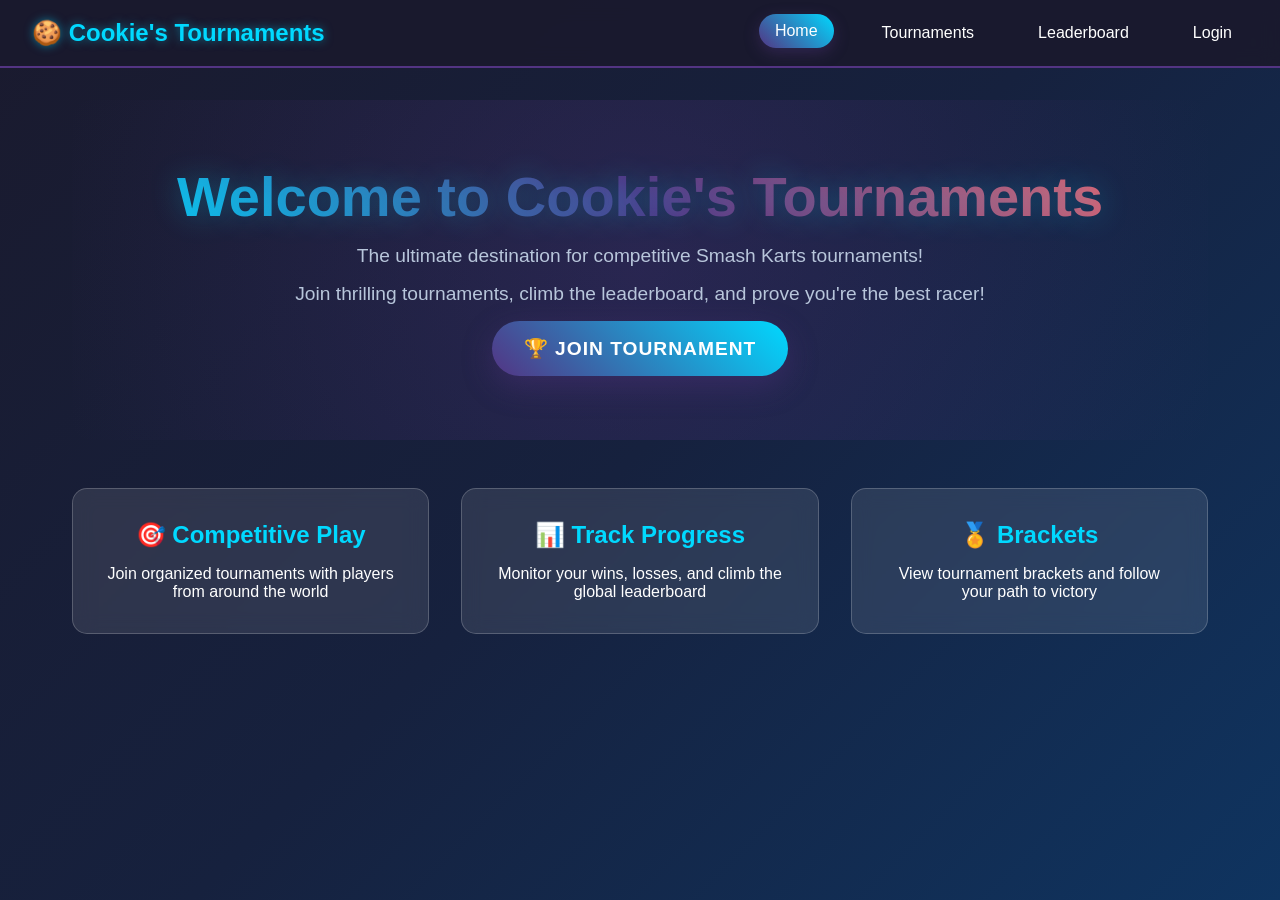
<file: index.html>
<!DOCTYPE html>
<html lang="en">
<head>
    <meta charset="UTF-8">
    <meta name="viewport" content="width=device-width, initial-scale=1.0">
    <title>Cookie's Tournaments - Smash Karts</title>
    <link href="style.css" rel="stylesheet" type="text/css" />
</head>
<body>
    <!-- Navigation -->
    <nav class="navbar">
        <div class="nav-brand">
            <h2>🍪 Cookie's Tournaments</h2>
        </div>
        <div class="nav-links">
            <a href="#" onclick="showPage('home')" class="nav-link active">Home</a>
            <a href="#" onclick="showPage('tournaments')" class="nav-link">Tournaments</a>
            <a href="#" onclick="showPage('leaderboard')" class="nav-link">Leaderboard</a>
            <a href="#" onclick="showPage('profile')" class="nav-link" id="profileLink">Profile</a>
            <a href="#" onclick="showPage('login')" class="nav-link" id="loginLink">Login</a>
            <a href="#" onclick="logout()" class="nav-link hidden" id="logoutLink">Logout</a>
            <a href="admin.html" class="nav-link hidden" id="adminLink">Admin</a>
        </div>
    </nav>

    <!-- Main Content -->
    <div class="container">
        <!-- Home Page -->
        <div id="homePage" class="page active">
            <div class="hero">
                <h1>Welcome to Cookie's Tournaments</h1>
                <p>The ultimate destination for competitive Smash Karts tournaments!</p>
                <p>Join thrilling tournaments, climb the leaderboard, and prove you're the best racer!</p>
                <button class="cta-button" onclick="showPage('tournaments')">🏆 Join Tournament</button>
            </div>
            <div class="features">
                <div class="feature-card">
                    <h3>🎯 Competitive Play</h3>
                    <p>Join organized tournaments with players from around the world</p>
                </div>
                <div class="feature-card">
                    <h3>📊 Track Progress</h3>
                    <p>Monitor your wins, losses, and climb the global leaderboard</p>
                </div>
                <div class="feature-card">
                    <h3>🏅 Brackets</h3>
                    <p>View tournament brackets and follow your path to victory</p>
                </div>
            </div>
        </div>

        <!-- Tournaments Page -->
        <div id="tournamentsPage" class="page">
            <h1>Tournaments</h1>
            <div class="tournaments-filter">
                <button class="filter-btn active" onclick="filterTournaments('all')">All</button>
                <button class="filter-btn" onclick="filterTournaments('upcoming')">Upcoming</button>
                <button class="filter-btn" onclick="filterTournaments('ongoing')">Ongoing</button>
                <button class="filter-btn" onclick="filterTournaments('finished')">Finished</button>
            </div>
            <div id="tournamentsList" class="tournaments-list"></div>
        </div>

        <!-- Leaderboard Page -->
        <div id="leaderboardPage" class="page">
            <h1>Leaderboard</h1>
            <div id="leaderboardList" class="leaderboard-list"></div>
        </div>

        <!-- Profile Page -->
        <div id="profilePage" class="page">
            <h1>My Profile</h1>
            <div id="profileContent" class="profile-content"></div>
        </div>

        <!-- Login Page -->
        <div id="loginPage" class="page">
            <div class="auth-container">
                <h1>Login</h1>
                <form id="loginForm" class="auth-form">
                    <input type="text" id="loginUsername" placeholder="Username" required>
                    <input type="password" id="loginPassword" placeholder="Password" required>
                    <button type="submit">Login</button>
                </form>
                <p>Don't have an account? <a href="#" onclick="showPage('register')">Register here</a></p>
            </div>
        </div>

        <!-- Register Page -->
        <div id="registerPage" class="page">
            <div class="auth-container">
                <h1>Register</h1>
                <form id="registerForm" class="auth-form">
                    <input type="text" id="registerUsername" placeholder="Username" required>
                    <input type="password" id="registerPassword" placeholder="Password" required>
                    <input type="password" id="confirmPassword" placeholder="Confirm Password" required>
                    <button type="submit">Register</button>
                </form>
                <p>Already have an account? <a href="#" onclick="showPage('login')">Login here</a></p>
            </div>
        </div>

        <!-- Admin Panel -->
        <div id="adminPage" class="page">
            <h1>🛠️ Admin Panel</h1>
            <div class="admin-info">
                <p><strong>Welcome, Administrator!</strong></p>
                <small>Manage tournaments, users, and generate brackets from this control panel.</small>
            </div>
            <div class="admin-sections">
                <div class="admin-section">
                    <h3>Add New Tournament</h3>
                    <form id="addTournamentForm" class="admin-form">
                        <input type="text" id="tournamentName" placeholder="Tournament Name" required>
                        <input type="date" id="tournamentDate" required>
                        <select id="maxPlayers" required>
                            <option value="">Max Players</option>
                            <option value="2">2 Players</option>
                            <option value="4">4 Players</option>
                            <option value="8">8 Players</option>
                            <option value="16">16 Players</option>
                        </select>
                        <button type="submit">Add Tournament</button>
                    </form>
                </div>
                <div class="admin-section">
                    <h3>Manage Tournaments</h3>
                    <div id="adminTournamentsList"></div>
                </div>
                <div class="admin-section">
                    <h3>Registered Users</h3>
                    <div id="adminUsersList"></div>
                </div>
            </div>
        </div>

        <!-- Toast Notifications -->
        <div id="toastContainer" class="toast-container"></div>

        <!-- Loading Indicator -->
        <div id="loadingIndicator" class="loading-indicator hidden">
            <div class="spinner"></div>
            <p>Loading...</p>
        </div>

        <!-- Tournament Bracket Modal -->
        <div id="bracketModal" class="modal">
            <div class="modal-content">
                <span class="close" onclick="closeBracketModal()">&times;</span>
                <h2 id="bracketTitle">Tournament Bracket</h2>
                <div id="bracketContent"></div>
            </div>
        </div>
    </div>

    <script src="script.js"></script>
    <script src="users.js"></script>
    <script src="tournaments.js"></script>
</body>
</html>
</file>
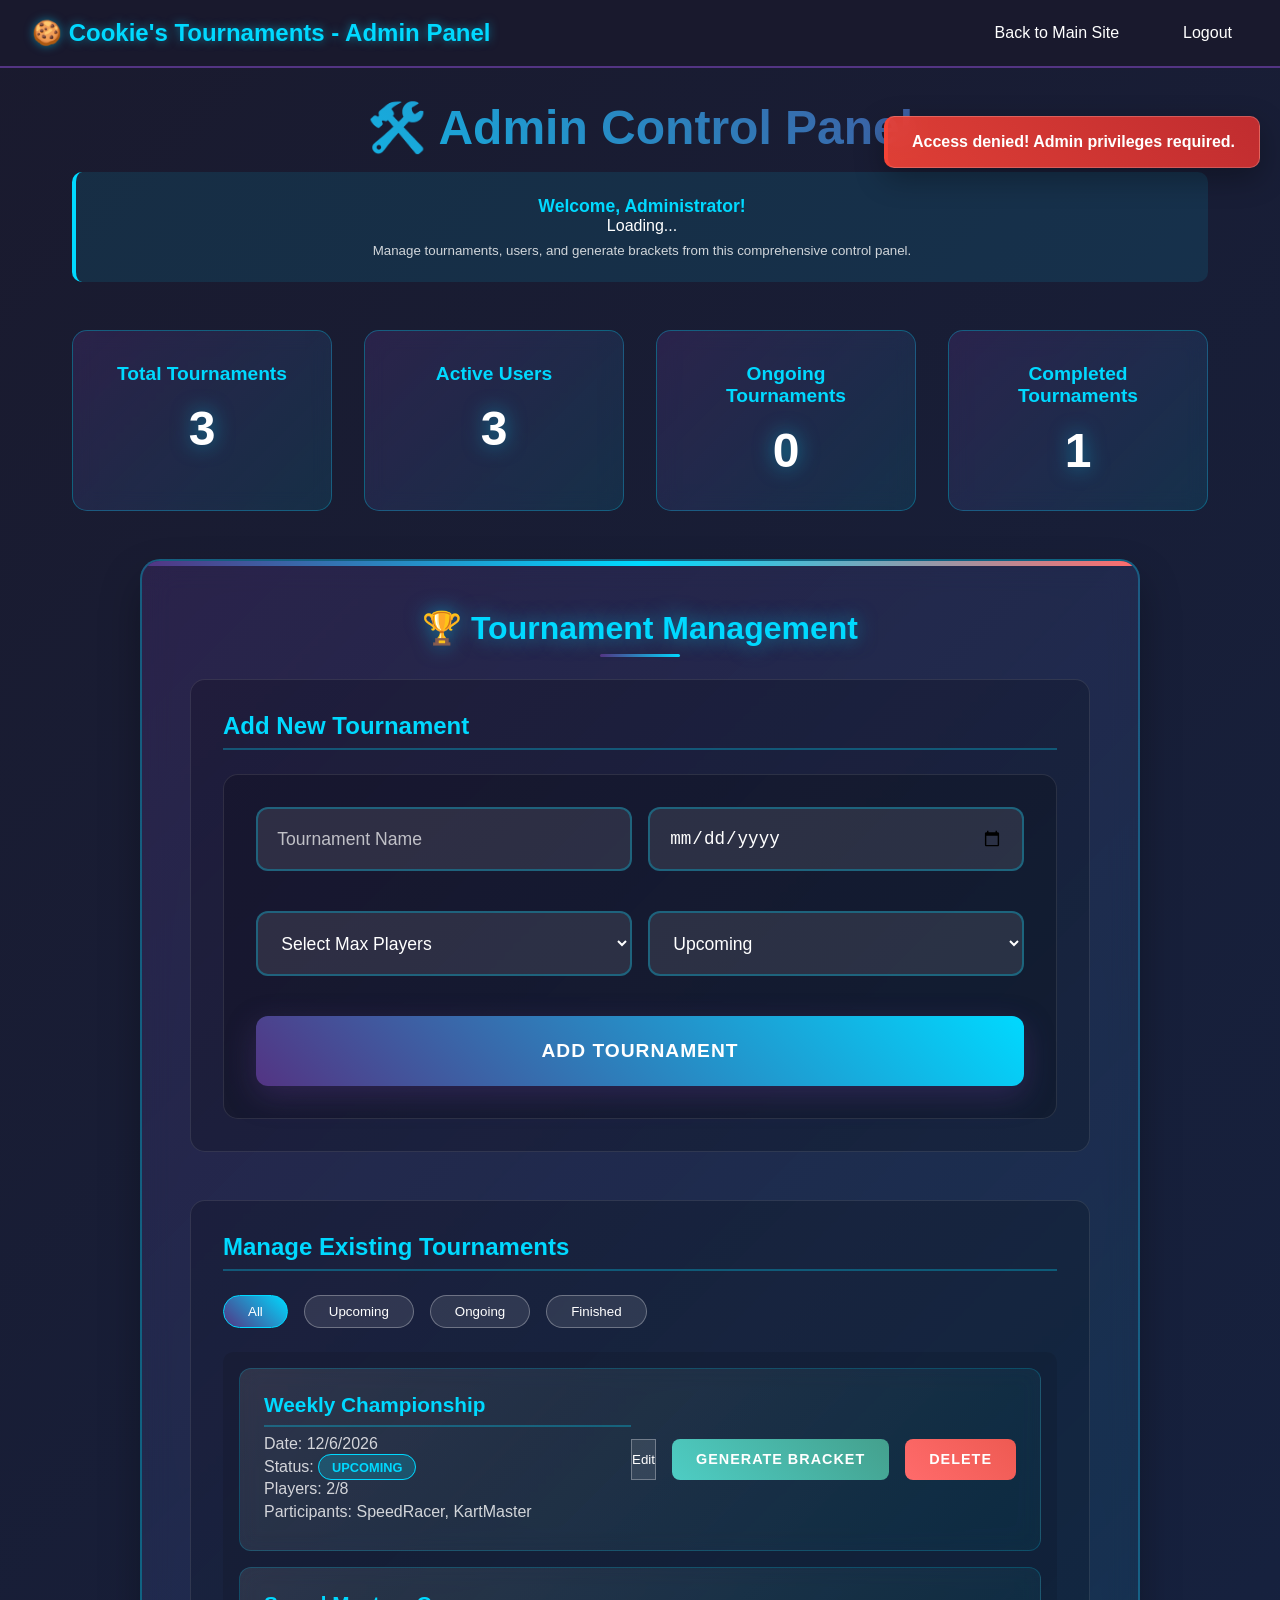
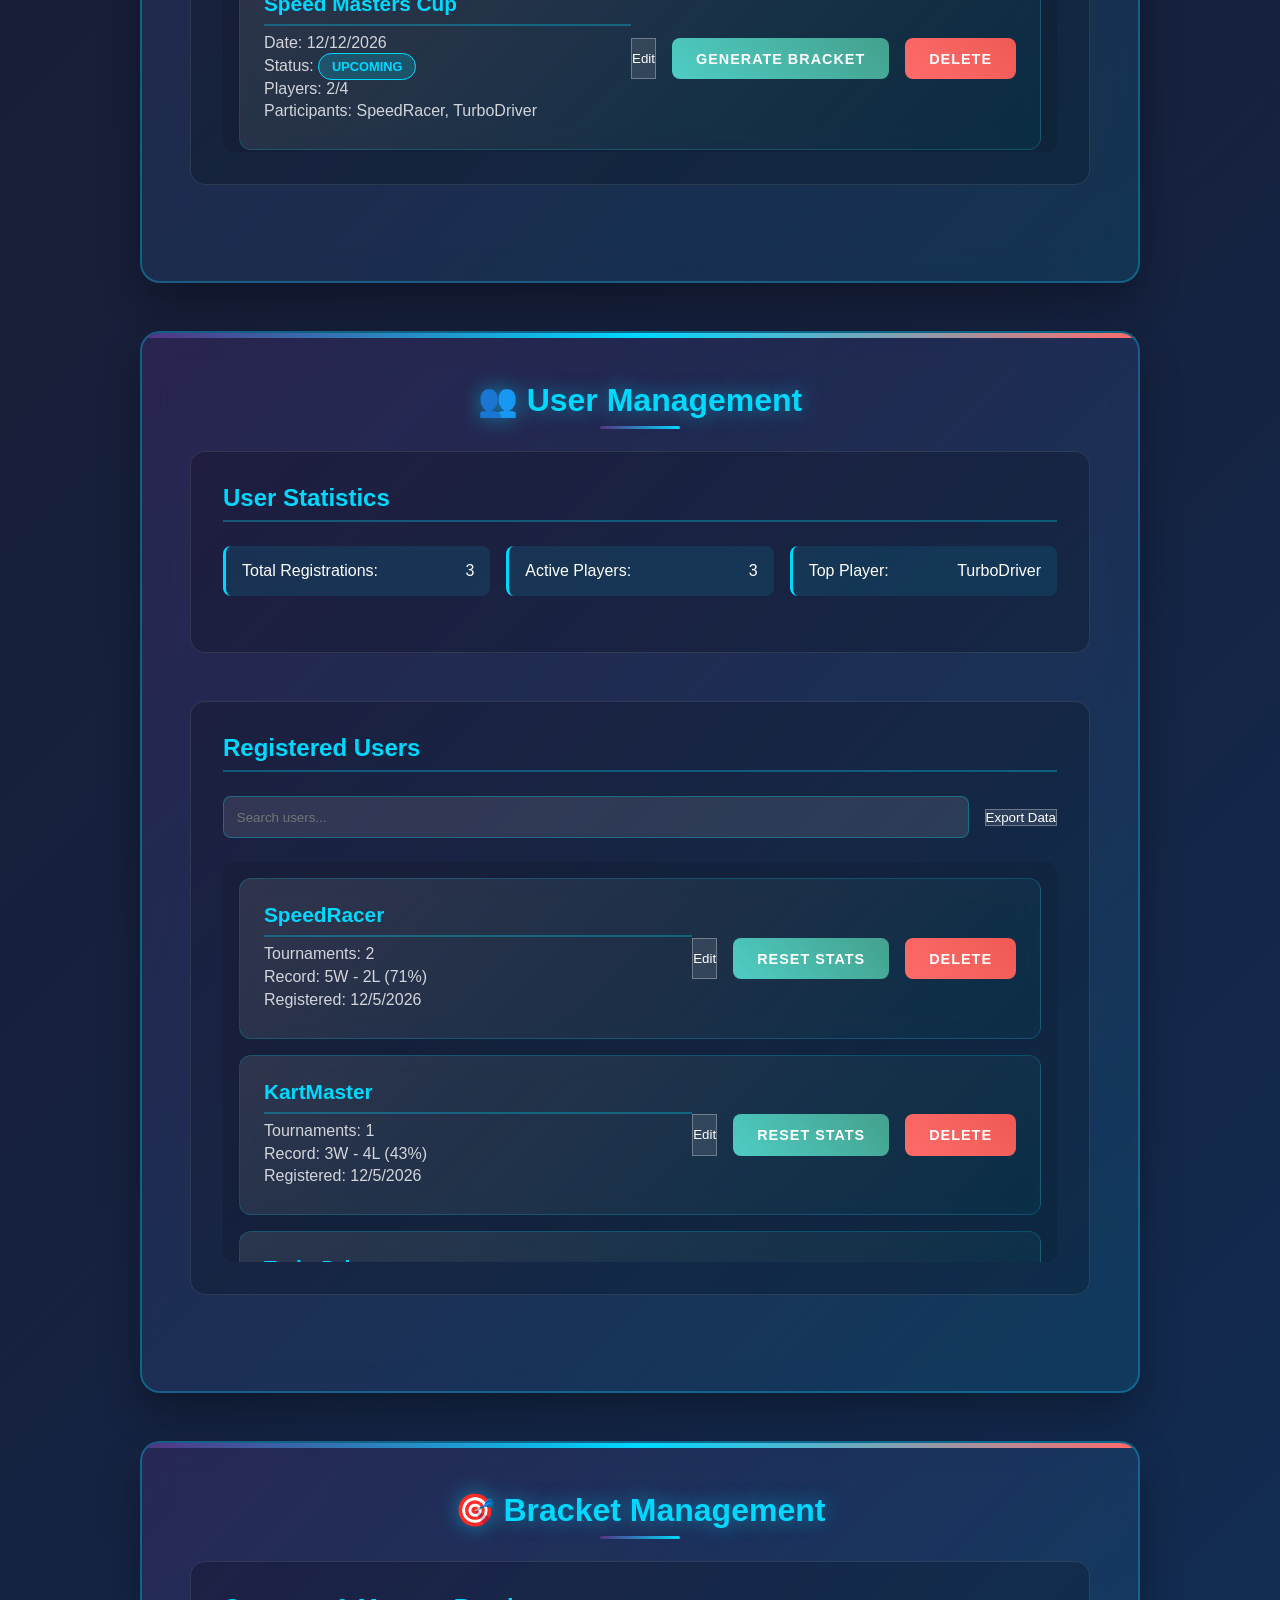
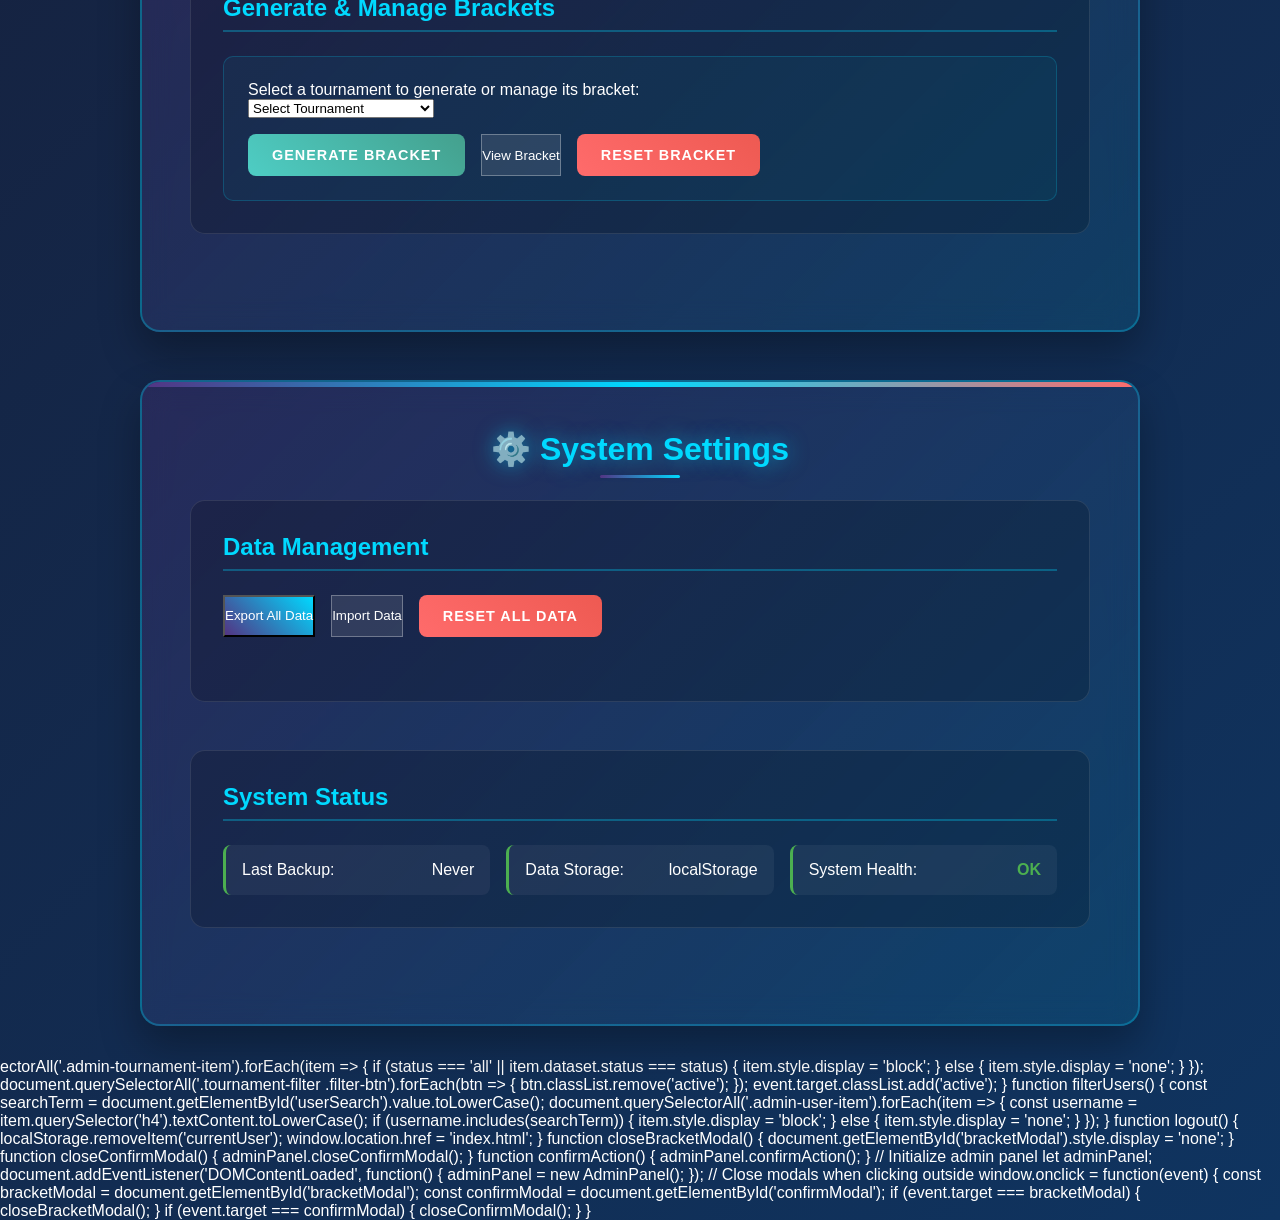
<file: admin.html>
<!DOCTYPE html>
<html lang="en">
<head>
    <meta charset="UTF-8">
    <meta name="viewport" content="width=device-width, initial-scale=1.0">
    <title>Admin Panel - Cookie's Tournaments</title>
    <link href="style.css" rel="stylesheet" type="text/css" />
</head>
<body>
    <!-- Navigation -->
    <nav class="navbar">
        <div class="nav-brand">
            <h2>🍪 Cookie's Tournaments - Admin Panel</h2>
        </div>
        <div class="nav-links">
            <a href="index.html" class="nav-link">Back to Main Site</a>
            <a href="#" onclick="logout()" class="nav-link" id="logoutLink">Logout</a>
        </div>
    </nav>

    <!-- Main Content -->
    <div class="container">
        <div class="admin-header">
            <h1>🛠️ Admin Control Panel</h1>
            <div class="admin-info">
                <p><strong>Welcome, Administrator!</strong></p>
                <p id="adminUsername">Loading...</p>
                <small>Manage tournaments, users, and generate brackets from this comprehensive control panel.</small>
            </div>
        </div>

        <!-- Admin Dashboard Stats -->
        <div class="admin-stats">
            <div class="stat-card">
                <h3>Total Tournaments</h3>
                <div class="stat-number" id="totalTournaments">0</div>
            </div>
            <div class="stat-card">
                <h3>Active Users</h3>
                <div class="stat-number" id="totalUsers">0</div>
            </div>
            <div class="stat-card">
                <h3>Ongoing Tournaments</h3>
                <div class="stat-number" id="ongoingTournaments">0</div>
            </div>
            <div class="stat-card">
                <h3>Completed Tournaments</h3>
                <div class="stat-number" id="completedTournaments">0</div>
            </div>
        </div>

        <!-- Admin Sections -->
        <div class="admin-sections">
            <!-- Tournament Management -->
            <div class="admin-section">
                <h3>🏆 Tournament Management</h3>
                
                <!-- Add New Tournament -->
                <div class="admin-subsection">
                    <h4>Add New Tournament</h4>
                    <form id="addTournamentForm" class="admin-form">
                        <div class="form-row">
                            <input type="text" id="tournamentName" placeholder="Tournament Name" required>
                            <input type="date" id="tournamentDate" required>
                        </div>
                        <div class="form-row">
                            <select id="maxPlayers" required>
                                <option value="">Select Max Players</option>
                                <option value="2">2 Players</option>
                                <option value="4">4 Players</option>
                                <option value="8">8 Players</option>
                                <option value="16">16 Players</option>
                            </select>
                            <select id="tournamentStatus">
                                <option value="upcoming">Upcoming</option>
                                <option value="ongoing">Ongoing</option>
                                <option value="finished">Finished</option>
                            </select>
                        </div>
                        <button type="submit" class="btn-primary">Add Tournament</button>
                    </form>
                </div>

                <!-- Manage Existing Tournaments -->
                <div class="admin-subsection">
                    <h4>Manage Existing Tournaments</h4>
                    <div class="tournament-filter">
                        <button class="filter-btn active" onclick="filterAdminTournaments('all')">All</button>
                        <button class="filter-btn" onclick="filterAdminTournaments('upcoming')">Upcoming</button>
                        <button class="filter-btn" onclick="filterAdminTournaments('ongoing')">Ongoing</button>
                        <button class="filter-btn" onclick="filterAdminTournaments('finished')">Finished</button>
                    </div>
                    <div id="adminTournamentsList" class="admin-list"></div>
                </div>
            </div>

            <!-- User Management -->
            <div class="admin-section">
                <h3>👥 User Management</h3>
                
                <!-- User Stats -->
                <div class="admin-subsection">
                    <h4>User Statistics</h4>
                    <div class="user-stats">
                        <div class="stat-item">
                            <span>Total Registrations:</span>
                            <span id="totalRegistrations">0</span>
                        </div>
                        <div class="stat-item">
                            <span>Active Players:</span>
                            <span id="activePlayers">0</span>
                        </div>
                        <div class="stat-item">
                            <span>Top Player:</span>
                            <span id="topPlayer">-</span>
                        </div>
                    </div>
                </div>

                <!-- Manage Users -->
                <div class="admin-subsection">
                    <h4>Registered Users</h4>
                    <div class="user-controls">
                        <input type="text" id="userSearch" placeholder="Search users..." onkeyup="filterUsers()">
                        <button onclick="exportUserData()" class="btn-secondary">Export Data</button>
                    </div>
                    <div id="adminUsersList" class="admin-list"></div>
                </div>
            </div>

            <!-- Bracket Management -->
            <div class="admin-section">
                <h3>🎯 Bracket Management</h3>
                
                <div class="admin-subsection">
                    <h4>Generate & Manage Brackets</h4>
                    <div id="bracketManagement" class="bracket-management">
                        <p>Select a tournament to generate or manage its bracket:</p>
                        <select id="bracketTournamentSelect">
                            <option value="">Select Tournament</option>
                        </select>
                        <div class="bracket-actions">
                            <button onclick="generateBracket()" class="btn-generate">Generate Bracket</button>
                            <button onclick="viewBracket()" class="btn-secondary">View Bracket</button>
                            <button onclick="resetBracket()" class="btn-danger">Reset Bracket</button>
                        </div>
                    </div>
                </div>
            </div>

            <!-- System Settings -->
            <div class="admin-section">
                <h3>⚙️ System Settings</h3>
                
                <div class="admin-subsection">
                    <h4>Data Management</h4>
                    <div class="data-actions">
                        <button onclick="exportAllData()" class="btn-primary">Export All Data</button>
                        <button onclick="importData()" class="btn-secondary">Import Data</button>
                        <button onclick="resetAllData()" class="btn-danger">Reset All Data</button>
                    </div>
                    <input type="file" id="importFile" accept=".json" style="display: none;">
                </div>

                <div class="admin-subsection">
                    <h4>System Status</h4>
                    <div class="system-status">
                        <div class="status-item">
                            <span>Last Backup:</span>
                            <span id="lastBackup">Never</span>
                        </div>
                        <div class="status-item">
                            <span>Data Storage:</span>
                            <span id="dataStorage">localStorage</span>
                        </div>
                        <div class="status-item">
                            <span>System Health:</span>
                            <span id="systemHealth" class="status-ok">OK</span>
                        </div>
                    </div>
                </div>
            </div>
        </div>
    </div>

    <!-- Tournament Bracket Modal -->
    <div id="bracketModal" class="modal">
        <div class="modal-content">
            <span class="close" onclick="closeBracketModal()">&times;</span>
            <h2 id="bracketTitle">Tournament Bracket</h2>
            <div id="bracketContent"></div>
        </div>
    </div>

    <!-- Confirmation Modal -->
    <div id="confirmModal" class="modal">
        <div class="modal-content">
            <h3>Confirm Action</h3>
            <p id="confirmMessage"></p>
            <div class="modal-actions">
                <button onclick="confirmAction()" class="btn-danger">Confirm</button>
                <button onclick="closeConfirmModal()" class="btn-secondary">Cancel</button>
            </div>
        </div>
    </div>

    <!-- Toast Notifications -->
    <div id="toastContainer" class="toast-container"></div>

    <script>
        // Load shared script for DataSync
        const script = document.createElement('script');
        script.src = 'script.js';
        document.head.appendChild(script);
        
        const usersScript = document.createElement('script');
        usersScript.src = 'users.js';
        document.head.appendChild(usersScript);
        
        const tournamentsScript = document.createElement('script');
        tournamentsScript.src = 'tournaments.js';
        document.head.appendChild(tournamentsScript);

        // Admin Panel JavaScript
        class AdminPanel {
            constructor() {
                this.currentUser = null;
                this.users = [];
                this.tournaments = [];
                this.currentAction = null;
                this.dataSync = null;
                this.init();
            }

            init() {
                // Wait for DataSync to be available
                setTimeout(() => {
                    this.dataSync = DataSync.getInstance();
                    this.loadData();
                    this.setupDataSync();
                    this.checkAdminAccess();
                    this.setupEventListeners();
                    this.loadDashboard();
                }, 100);
            }

            setupDataSync() {
                this.dataSync.subscribe((event, key, value) => {
                    if (event === 'dataChanged') {
                        this.handleDataSync(key, value);
                    }
                });
            }
            
            handleDataSync(key, value) {
                const data = value ? JSON.parse(value) : null;
                
                switch(key) {
                    case this.dataSync.storageKeys.users:
                        this.users = data || [];
                        this.loadUsers();
                        this.updateStats();
                        break;
                    case this.dataSync.storageKeys.tournaments:
                        this.tournaments = data || [];
                        this.loadTournaments();
                        this.loadBracketTournaments();
                        this.updateStats();
                        break;
                    case this.dataSync.storageKeys.currentUser:
                        this.currentUser = data;
                        break;
                }
            }

            loadData() {
                this.users = this.dataSync.load(this.dataSync.storageKeys.users) || [];
                this.tournaments = this.dataSync.load(this.dataSync.storageKeys.tournaments) || [];
                this.currentUser = this.dataSync.load(this.dataSync.storageKeys.currentUser);
            }

            checkAdminAccess() {
                if (!this.currentUser || !this.currentUser.isAdmin) {
                    this.showMessage('Access denied! Admin privileges required.', 'error');
                    setTimeout(() => {
                        window.location.href = 'index.html';
                    }, 2000);
                    return;
                }
                document.getElementById('adminUsername').textContent = this.currentUser.username;
            }

            setupEventListeners() {
                document.getElementById('addTournamentForm').addEventListener('submit', (e) => {
                    e.preventDefault();
                    this.handleAddTournament();
                });

                document.getElementById('importFile').addEventListener('change', (e) => {
                    this.handleImportData(e);
                });
            }

            loadDashboard() {
                this.updateStats();
                this.loadTournaments();
                this.loadUsers();
                this.loadBracketTournaments();
            }

            updateStats() {
                const totalTournaments = this.tournaments.length;
                const totalUsers = this.users.filter(u => !u.isAdmin).length;
                const ongoingTournaments = this.tournaments.filter(t => t.status === 'ongoing').length;
                const completedTournaments = this.tournaments.filter(t => t.status === 'finished').length;

                document.getElementById('totalTournaments').textContent = totalTournaments;
                document.getElementById('totalUsers').textContent = totalUsers;
                document.getElementById('ongoingTournaments').textContent = ongoingTournaments;
                document.getElementById('completedTournaments').textContent = completedTournaments;

                // User stats
                document.getElementById('totalRegistrations').textContent = totalUsers;
                document.getElementById('activePlayers').textContent = this.users.filter(u => !u.isAdmin && u.joinedTournaments.length > 0).length;
                
                const topPlayer = this.users.filter(u => !u.isAdmin).sort((a, b) => b.wins - a.wins)[0];
                document.getElementById('topPlayer').textContent = topPlayer ? topPlayer.username : 'None';
            }

            loadTournaments() {
                const list = document.getElementById('adminTournamentsList');
                list.innerHTML = '';

                this.tournaments.forEach(tournament => {
                    const item = document.createElement('div');
                    item.className = 'admin-tournament-item';
                    item.dataset.status = tournament.status;
                    
                    const playerNames = tournament.players.map(playerId => {
                        const user = this.users.find(u => u.id === playerId);
                        return user ? user.username : 'Unknown';
                    });

                    item.innerHTML = `
                        <div class="tournament-info">
                            <h4>${tournament.name}</h4>
                            <p>Date: ${new Date(tournament.date).toLocaleDateString()}</p>
                            <p>Status: <span class="status-badge status-${tournament.status}">${tournament.status}</span></p>
                            <p>Players: ${tournament.players.length}/${tournament.maxPlayers}</p>
                            <p>Participants: ${playerNames.join(', ') || 'None'}</p>
                        </div>
                        <div class="admin-actions">
                            <button onclick="adminPanel.editTournament(${tournament.id})" class="btn-secondary">Edit</button>
                            ${tournament.players.length >= 2 && !tournament.bracketHTML ? 
                                `<button onclick="adminPanel.generateTournamentBracket(${tournament.id})" class="btn-generate">Generate Bracket</button>` : 
                                ''
                            }
                            ${tournament.bracketHTML ? 
                                `<button onclick="adminPanel.viewTournamentBracket(${tournament.id})" class="btn-secondary">View Bracket</button>` : 
                                ''
                            }
                            <button onclick="adminPanel.deleteTournament(${tournament.id})" class="btn-danger">Delete</button>
                        </div>
                    `;

                    list.appendChild(item);
                });
            }

            loadUsers() {
                const list = document.getElementById('adminUsersList');
                list.innerHTML = '';

                this.users.filter(u => !u.isAdmin).forEach(user => {
                    const item = document.createElement('div');
                    item.className = 'admin-user-item';

                    const winRate = user.wins + user.losses > 0 ? 
                        Math.round((user.wins / (user.wins + user.losses)) * 100) : 0;

                    item.innerHTML = `
                        <div class="user-info">
                            <h4>${user.username}</h4>
                            <p>Tournaments: ${user.joinedTournaments.length}</p>
                            <p>Record: ${user.wins}W - ${user.losses}L (${winRate}%)</p>
                            <p>Registered: ${new Date().toLocaleDateString()}</p>
                        </div>
                        <div class="admin-actions">
                            <button onclick="adminPanel.editUser(${user.id})" class="btn-secondary">Edit</button>
                            <button onclick="adminPanel.resetUserStats(${user.id})" class="btn-generate">Reset Stats</button>
                            <button onclick="adminPanel.deleteUser(${user.id})" class="btn-danger">Delete</button>
                        </div>
                    `;

                    list.appendChild(item);
                });
            }

            loadBracketTournaments() {
                const select = document.getElementById('bracketTournamentSelect');
                select.innerHTML = '<option value="">Select Tournament</option>';

                this.tournaments.forEach(tournament => {
                    const option = document.createElement('option');
                    option.value = tournament.id;
                    option.textContent = `${tournament.name} (${tournament.players.length}/${tournament.maxPlayers})`;
                    select.appendChild(option);
                });
            }

            handleAddTournament() {
                const name = document.getElementById('tournamentName').value;
                const date = document.getElementById('tournamentDate').value;
                const maxPlayers = parseInt(document.getElementById('maxPlayers').value);
                const status = document.getElementById('tournamentStatus').value;

                if (!name || !date || !maxPlayers) {
                    this.showMessage('Please fill in all required fields!', 'error');
                    return;
                }

                const newTournament = {
                    id: Date.now(),
                    name,
                    date,
                    maxPlayers,
                    status,
                    players: [],
                    bracketHTML: ''
                };

                this.tournaments.push(newTournament);
                this.saveData();
                this.loadDashboard();
                document.getElementById('addTournamentForm').reset();
                this.showMessage('Tournament added successfully!', 'success');
            }

            generateTournamentBracket(tournamentId) {
                const tournament = this.tournaments.find(t => t.id === tournamentId);
                if (!tournament) return;

                const playerNames = tournament.players.map(playerId => {
                    const user = this.users.find(u => u.id === playerId);
                    return user ? user.username : 'Unknown';
                });

                tournament.bracketHTML = this.generateBracket(playerNames);
                this.saveData();
                this.loadTournaments();
                this.showMessage('Bracket generated successfully!', 'success');
            }

            generateBracket(players) {
                if (players.length < 2) {
                    return '<p>Not enough players for a bracket.</p>';
                }

                const targetSize = Math.pow(2, Math.ceil(Math.log2(players.length)));
                while (players.length < targetSize) {
                    players.push('TBD');
                }

                let html = '<div class="bracket">';
                const rounds = Math.log2(targetSize);
                
                for (let round = 0; round < rounds; round++) {
                    html += '<div class="bracket-round">';
                    html += `<div class="round-title">Round ${round + 1}</div>`;
                    
                    const matchesInRound = Math.pow(2, rounds - round - 1);
                    
                    for (let match = 0; match < matchesInRound; match++) {
                        const matchId = `r${round}m${match}`;
                        html += `<div class="bracket-match" data-match-id="${matchId}">`;
                        
                        if (round === 0) {
                            const player1 = players[match * 2] || 'TBD';
                            const player2 = players[match * 2 + 1] || 'TBD';
                            html += `
                                <div class="bracket-player selectable" onclick="adminPanel.selectWinner('${matchId}', '${player1}')">${player1}</div>
                                <div class="bracket-vs">VS</div>
                                <div class="bracket-player selectable" onclick="adminPanel.selectWinner('${matchId}', '${player2}')">${player2}</div>
                            `;
                        } else {
                            html += `
                                <div class="bracket-player">TBD</div>
                                <div class="bracket-vs">VS</div>
                                <div class="bracket-player">TBD</div>
                            `;
                        }
                        
                        html += '</div>';
                    }
                    html += '</div>';
                }
                
                html += '</div>';
                return html;
            }

            selectWinner(matchId, winner) {
                const modal = document.getElementById('bracketModal');
                const currentMatch = modal.querySelector(`[data-match-id="${matchId}"]`);
                if (!currentMatch) return;

                const players = currentMatch.querySelectorAll('.bracket-player');
                players.forEach(player => {
                    player.classList.remove('winner', 'selectable');
                    if (player.textContent === winner) {
                        player.classList.add('winner');
                    }
                });

                // Advance to next round logic
                const roundMatch = matchId.match(/r(\d+)m(\d+)/);
                const round = parseInt(roundMatch[1]);
                const matchIndex = parseInt(roundMatch[2]);
                
                const nextRound = round + 1;
                const nextMatchIndex = Math.floor(matchIndex / 2);
                const nextMatchId = `r${nextRound}m${nextMatchIndex}`;
                const nextMatch = modal.querySelector(`[data-match-id="${nextMatchId}"]`);
                
                if (nextMatch) {
                    const nextPlayers = nextMatch.querySelectorAll('.bracket-player');
                    const playerPosition = matchIndex % 2;
                    
                    if (nextPlayers[playerPosition]) {
                        nextPlayers[playerPosition].textContent = winner;
                        
                        if (nextPlayers[0].textContent !== 'TBD' && nextPlayers[1].textContent !== 'TBD') {
                            nextPlayers.forEach(player => {
                                player.classList.add('selectable');
                                const playerName = player.textContent;
                                player.setAttribute('onclick', `adminPanel.selectWinner('${nextMatchId}', '${playerName}')`);
                            });
                        }
                    }
                }

                this.showMessage(`${winner} advances to the next round!`, 'success');
            }

            viewTournamentBracket(tournamentId) {
                const tournament = this.tournaments.find(t => t.id === tournamentId);
                if (!tournament) return;

                const modal = document.getElementById('bracketModal');
                const title = document.getElementById('bracketTitle');
                const content = document.getElementById('bracketContent');

                title.textContent = `${tournament.name} - Bracket`;
                content.innerHTML = tournament.bracketHTML || '<p>No bracket generated yet.</p>';
                modal.style.display = 'block';
            }

            deleteTournament(tournamentId) {
                this.showConfirmModal('Are you sure you want to delete this tournament?', () => {
                    this.tournaments = this.tournaments.filter(t => t.id !== tournamentId);
                    this.users.forEach(user => {
                        user.joinedTournaments = user.joinedTournaments.filter(id => id !== tournamentId);
                    });
                    this.saveData();
                    this.loadDashboard();
                    this.showMessage('Tournament deleted successfully!', 'success');
                });
            }

            deleteUser(userId) {
                this.showConfirmModal('Are you sure you want to delete this user?', () => {
                    this.users = this.users.filter(u => u.id !== userId);
                    this.tournaments.forEach(tournament => {
                        tournament.players = tournament.players.filter(id => id !== userId);
                    });
                    this.saveData();
                    this.loadDashboard();
                    this.showMessage('User deleted successfully!', 'success');
                });
            }

            exportAllData() {
                const data = this.dataSync.export();
                const blob = new Blob([JSON.stringify(data, null, 2)], { type: 'application/json' });
                const url = URL.createObjectURL(blob);
                const a = document.createElement('a');
                a.href = url;
                a.download = `tournament-data-${new Date().toISOString().split('T')[0]}.json`;
                a.click();
                URL.revokeObjectURL(url);
                
                this.showMessage('Data exported successfully!', 'success');
            }
            
            importData() {
                document.getElementById('importFile').click();
            }
            
            handleImportData(event) {
                const file = event.target.files[0];
                if (!file) return;
                
                const reader = new FileReader();
                reader.onload = (e) => {
                    try {
                        const data = JSON.parse(e.target.result);
                        this.dataSync.import(data);
                        this.loadData();
                        this.loadDashboard();
                        this.showMessage('Data imported successfully!', 'success');
                    } catch (error) {
                        this.showMessage('Invalid file format!', 'error');
                    }
                };
                reader.readAsText(file);
            }

            resetAllData() {
                this.showConfirmModal('Are you sure you want to reset ALL data? This cannot be undone!', () => {
                    this.dataSync.clear();
                    window.location.reload();
                });
            }

            saveData() {
                this.dataSync.save(this.dataSync.storageKeys.users, this.users);
                this.dataSync.save(this.dataSync.storageKeys.tournaments, this.tournaments);
                if (this.currentUser) {
                    this.dataSync.save(this.dataSync.storageKeys.currentUser, this.currentUser);
                }
            }

            showMessage(message, type) {
                const toast = document.createElement('div');
                toast.className = `toast ${type}`;
                toast.textContent = message;
                document.getElementById('toastContainer').appendChild(toast);

                setTimeout(() => {
                    toast.remove();
                }, 3000);
            }

            showConfirmModal(message, callback) {
                document.getElementById('confirmMessage').textContent = message;
                document.getElementById('confirmModal').style.display = 'block';
                this.currentAction = callback;
            }

            confirmAction() {
                if (this.currentAction) {
                    this.currentAction();
                    this.currentAction = null;
                }
                this.closeConfirmModal();
            }

            closeConfirmModal() {
                document.getElementById('confirmModal').style.display = 'none';
                this.currentAction = null;
            }
        }

        // Global functions
        function filterAdminTournaments(status) {
            document.querySelectorAll('.filter-btn').forEach(btn => {
                btn.classList.remove('active');
            });
            event.target.classList.add('active');

            const tournamentCards = document.querySelectorAll('.admin-tournament-item');
            tournamentCards.forEach(card => {
                const statusElement = card.querySelector('[data-status]');
                if (status === 'all' || (statusElement && statusElement.dataset.status === status)) {
                    card.style.display = 'block';
                } else {
                    card.style.display = 'none';
                }
            });
        }

        // Initialize admin panel
        document.addEventListener('DOMContentLoaded', function() {
            window.adminPanel = new AdminPanel();
        });
    </script>
</body>
</html>ectorAll('.admin-tournament-item').forEach(item => {
                if (status === 'all' || item.dataset.status === status) {
                    item.style.display = 'block';
                } else {
                    item.style.display = 'none';
                }
            });

            document.querySelectorAll('.tournament-filter .filter-btn').forEach(btn => {
                btn.classList.remove('active');
            });
            event.target.classList.add('active');
        }

        function filterUsers() {
            const searchTerm = document.getElementById('userSearch').value.toLowerCase();
            document.querySelectorAll('.admin-user-item').forEach(item => {
                const username = item.querySelector('h4').textContent.toLowerCase();
                if (username.includes(searchTerm)) {
                    item.style.display = 'block';
                } else {
                    item.style.display = 'none';
                }
            });
        }

        function logout() {
            localStorage.removeItem('currentUser');
            window.location.href = 'index.html';
        }

        function closeBracketModal() {
            document.getElementById('bracketModal').style.display = 'none';
        }

        function closeConfirmModal() {
            adminPanel.closeConfirmModal();
        }

        function confirmAction() {
            adminPanel.confirmAction();
        }

        // Initialize admin panel
        let adminPanel;
        document.addEventListener('DOMContentLoaded', function() {
            adminPanel = new AdminPanel();
        });

        // Close modals when clicking outside
        window.onclick = function(event) {
            const bracketModal = document.getElementById('bracketModal');
            const confirmModal = document.getElementById('confirmModal');
            
            if (event.target === bracketModal) {
                closeBracketModal();
            }
            if (event.target === confirmModal) {
                closeConfirmModal();
            }
        }
    </script>
</body>
</html>
</file>
<file: style.css>
/* Reset and Base Styles */
* {
    margin: 0;
    padding: 0;
    box-sizing: border-box;
}

body {
    font-family: 'Segoe UI', Tahoma, Geneva, Verdana, sans-serif;
    background: linear-gradient(135deg, #1a1a2e, #16213e, #0f3460);
    color: #ffffff;
    min-height: 100vh;
    overflow-x: hidden;
}

/* Navigation */
.navbar {
    background: rgba(26, 26, 46, 0.95);
    backdrop-filter: blur(10px);
    padding: 1rem 2rem;
    display: flex;
    justify-content: space-between;
    align-items: center;
    position: sticky;
    top: 0;
    z-index: 1000;
    border-bottom: 2px solid #533483;
}

.nav-brand h2 {
    color: #00d9ff;
    text-shadow: 0 0 10px rgba(0, 217, 255, 0.5);
}

.nav-links {
    display: flex;
    gap: 2rem;
}

.nav-link {
    color: #ffffff;
    text-decoration: none;
    padding: 0.5rem 1rem;
    border-radius: 25px;
    transition: all 0.3s ease;
    position: relative;
    overflow: hidden;
}

.nav-link:hover,
.nav-link.active {
    background: linear-gradient(45deg, #533483, #00d9ff);
    transform: translateY(-2px);
    box-shadow: 0 5px 15px rgba(83, 52, 131, 0.4);
}

.nav-link::before {
    content: '';
    position: absolute;
    top: 0;
    left: -100%;
    width: 100%;
    height: 100%;
    background: linear-gradient(90deg, transparent, rgba(255, 255, 255, 0.2), transparent);
    transition: left 0.5s;
}

.nav-link:hover::before {
    left: 100%;
}

/* Container and Layout */
.container {
    max-width: 1200px;
    margin: 0 auto;
    padding: 2rem;
}

.page {
    display: none;
    animation: fadeIn 0.5s ease-in;
}

.page.active {
    display: block;
}

.hidden {
    display: none !important;
}

@keyframes fadeIn {
    from { opacity: 0; transform: translateY(20px); }
    to { opacity: 1; transform: translateY(0); }
}

/* Home Page */
.hero {
    text-align: center;
    padding: 4rem 0;
    background: radial-gradient(circle at center, rgba(83, 52, 131, 0.3), transparent);
    border-radius: 20px;
    margin-bottom: 3rem;
}

.hero h1 {
    font-size: 3.5rem;
    margin-bottom: 1rem;
    background: linear-gradient(45deg, #00d9ff, #533483, #ff6b6b);
    background-clip: text;
    -webkit-background-clip: text;
    -webkit-text-fill-color: transparent;
    text-shadow: 0 0 30px rgba(0, 217, 255, 0.3);
}

.hero p {
    font-size: 1.2rem;
    margin-bottom: 1rem;
    color: #b8c6db;
}

.cta-button {
    background: linear-gradient(45deg, #533483, #00d9ff);
    color: white;
    border: none;
    padding: 1rem 2rem;
    font-size: 1.2rem;
    border-radius: 50px;
    cursor: pointer;
    transition: all 0.3s ease;
    box-shadow: 0 10px 30px rgba(83, 52, 131, 0.4);
    text-transform: uppercase;
    font-weight: bold;
    letter-spacing: 1px;
}

.cta-button:hover {
    transform: translateY(-5px);
    box-shadow: 0 15px 40px rgba(83, 52, 131, 0.6);
    filter: brightness(1.1);
}

.features {
    display: grid;
    grid-template-columns: repeat(auto-fit, minmax(300px, 1fr));
    gap: 2rem;
    margin-top: 3rem;
}

.feature-card {
    background: rgba(255, 255, 255, 0.1);
    padding: 2rem;
    border-radius: 15px;
    text-align: center;
    backdrop-filter: blur(10px);
    border: 1px solid rgba(255, 255, 255, 0.2);
    transition: transform 0.3s ease;
}

.feature-card:hover {
    transform: translateY(-10px);
    box-shadow: 0 20px 40px rgba(0, 0, 0, 0.3);
}

.feature-card h3 {
    color: #00d9ff;
    margin-bottom: 1rem;
    font-size: 1.5rem;
}

/* Tournaments Page */
.tournaments-filter {
    display: flex;
    gap: 1rem;
    margin-bottom: 2rem;
    justify-content: center;
    flex-wrap: wrap;
}

.filter-btn {
    background: rgba(255, 255, 255, 0.1);
    color: white;
    border: 1px solid rgba(255, 255, 255, 0.3);
    padding: 0.5rem 1.5rem;
    border-radius: 25px;
    cursor: pointer;
    transition: all 0.3s ease;
}

.filter-btn:hover,
.filter-btn.active {
    background: linear-gradient(45deg, #533483, #00d9ff);
    border-color: #00d9ff;
}

.tournaments-list {
    display: grid;
    grid-template-columns: repeat(auto-fill, minmax(350px, 1fr));
    gap: 2rem;
}

.tournament-card {
    background: rgba(255, 255, 255, 0.1);
    padding: 2rem;
    border-radius: 15px;
    backdrop-filter: blur(10px);
    border: 1px solid rgba(255, 255, 255, 0.2);
    transition: all 0.3s ease;
    position: relative;
    overflow: hidden;
}

.tournament-card::before {
    content: '';
    position: absolute;
    top: 0;
    left: 0;
    right: 0;
    height: 4px;
    background: linear-gradient(90deg, #533483, #00d9ff, #ff6b6b);
}

.tournament-card:hover {
    transform: translateY(-5px);
    box-shadow: 0 15px 30px rgba(0, 0, 0, 0.3);
}

.tournament-status {
    display: inline-block;
    padding: 0.3rem 1rem;
    border-radius: 20px;
    font-size: 0.8rem;
    font-weight: bold;
    text-transform: uppercase;
    margin-bottom: 1rem;
}

.status-upcoming {
    background: rgba(0, 217, 255, 0.2);
    color: #00d9ff;
    border: 1px solid #00d9ff;
}

.status-ongoing {
    background: rgba(255, 107, 107, 0.2);
    color: #ff6b6b;
    border: 1px solid #ff6b6b;
}

.status-finished {
    background: rgba(128, 128, 128, 0.2);
    color: #888;
    border: 1px solid #888;
}

.tournament-actions {
    display: flex;
    gap: 1rem;
    margin-top: 1.5rem;
}

.btn {
    padding: 0.7rem 1.5rem;
    border: none;
    border-radius: 25px;
    cursor: pointer;
    font-weight: bold;
    transition: all 0.3s ease;
    text-decoration: none;
    text-align: center;
    display: inline-block;
}

.btn-primary {
    background: linear-gradient(45deg, #533483, #00d9ff);
    color: white;
}

.btn-secondary {
    background: rgba(255, 255, 255, 0.1);
    color: white;
    border: 1px solid rgba(255, 255, 255, 0.3);
}

.btn:hover {
    transform: translateY(-2px);
    filter: brightness(1.1);
}

.btn:disabled {
    opacity: 0.5;
    cursor: not-allowed;
    transform: none;
}

/* Leaderboard */
.leaderboard-list {
    background: rgba(255, 255, 255, 0.05);
    border-radius: 15px;
    overflow: hidden;
    backdrop-filter: blur(10px);
}

.leaderboard-item {
    display: flex;
    justify-content: space-between;
    align-items: center;
    padding: 1.5rem;
    border-bottom: 1px solid rgba(255, 255, 255, 0.1);
    transition: background 0.3s ease;
}

.leaderboard-item:hover {
    background: rgba(255, 255, 255, 0.1);
}

.leaderboard-item:first-child {
    background: linear-gradient(90deg, rgba(255, 215, 0, 0.2), transparent);
}

.leaderboard-item:nth-child(2) {
    background: linear-gradient(90deg, rgba(192, 192, 192, 0.2), transparent);
}

.leaderboard-item:nth-child(3) {
    background: linear-gradient(90deg, rgba(205, 127, 50, 0.2), transparent);
}

.rank {
    font-size: 1.5rem;
    font-weight: bold;
    min-width: 50px;
}

.player-info {
    flex: 1;
    margin-left: 1rem;
}

.player-name {
    font-size: 1.2rem;
    font-weight: bold;
    color: #00d9ff;
}

.player-stats {
    color: #b8c6db;
    font-size: 0.9rem;
}

/* Profile Page */
.profile-content {
    max-width: 600px;
    margin: 0 auto;
}

.profile-header {
    text-align: center;
    padding: 2rem;
    background: rgba(255, 255, 255, 0.1);
    border-radius: 15px;
    margin-bottom: 2rem;
    backdrop-filter: blur(10px);
}

.profile-username {
    font-size: 2rem;
    color: #00d9ff;
    margin-bottom: 1rem;
}

.profile-stats {
    display: flex;
    justify-content: center;
    gap: 2rem;
}

.stat-item {
    text-align: center;
}

.stat-value {
    font-size: 2rem;
    font-weight: bold;
    color: #533483;
}

.stat-label {
    color: #b8c6db;
    text-transform: uppercase;
    font-size: 0.8rem;
}

.profile-tournaments {
    background: rgba(255, 255, 255, 0.05);
    padding: 2rem;
    border-radius: 15px;
    backdrop-filter: blur(10px);
}

/* Auth Pages */
.auth-container {
    max-width: 400px;
    margin: 4rem auto;
    text-align: center;
}

.auth-form {
    background: rgba(255, 255, 255, 0.1);
    padding: 3rem;
    border-radius: 20px;
    backdrop-filter: blur(10px);
    border: 1px solid rgba(255, 255, 255, 0.2);
}

.auth-form input {
    width: 100%;
    padding: 1rem;
    margin-bottom: 1rem;
    border: 1px solid rgba(255, 255, 255, 0.3);
    border-radius: 10px;
    background: rgba(255, 255, 255, 0.1);
    color: white;
    font-size: 1rem;
}

.auth-form input::placeholder {
    color: rgba(255, 255, 255, 0.7);
}

.auth-form input:focus {
    outline: none;
    border-color: #00d9ff;
    box-shadow: 0 0 10px rgba(0, 217, 255, 0.3);
}

.auth-form button {
    width: 100%;
    padding: 1rem;
    background: linear-gradient(45deg, #533483, #00d9ff);
    color: white;
    border: none;
    border-radius: 10px;
    font-size: 1rem;
    font-weight: bold;
    cursor: pointer;
    transition: all 0.3s ease;
}

.auth-form button:hover {
    transform: translateY(-2px);
    box-shadow: 0 10px 20px rgba(83, 52, 131, 0.4);
}

.auth-form p {
    margin-top: 1rem;
    color: #b8c6db;
}

.auth-form a {
    color: #00d9ff;
    text-decoration: none;
}

.auth-form a:hover {
    text-decoration: underline;
}

/* Admin Panel */
.admin-sections {
    display: grid;
    grid-template-columns: 1fr;
    gap: 3rem;
    max-width: 1000px;
    margin: 0 auto;
}

.admin-section {
    background: linear-gradient(135deg, rgba(83, 52, 131, 0.3), rgba(0, 217, 255, 0.1));
    padding: 3rem;
    border-radius: 20px;
    backdrop-filter: blur(15px);
    border: 2px solid rgba(0, 217, 255, 0.3);
    box-shadow: 0 20px 40px rgba(0, 0, 0, 0.3);
    position: relative;
    overflow: hidden;
}

.admin-section::before {
    content: '';
    position: absolute;
    top: 0;
    left: 0;
    right: 0;
    height: 5px;
    background: linear-gradient(90deg, #533483, #00d9ff, #ff6b6b);
}

.admin-section h3 {
    color: #00d9ff;
    margin-bottom: 2rem;
    text-align: center;
    font-size: 2rem;
    text-shadow: 0 0 20px rgba(0, 217, 255, 0.5);
    position: relative;
}

.admin-section h3::after {
    content: '';
    position: absolute;
    bottom: -10px;
    left: 50%;
    transform: translateX(-50%);
    width: 80px;
    height: 3px;
    background: linear-gradient(90deg, #533483, #00d9ff);
    border-radius: 2px;
}

.admin-form {
    display: flex;
    flex-direction: column;
    gap: 1.5rem;
    background: rgba(0, 0, 0, 0.2);
    padding: 2rem;
    border-radius: 15px;
    border: 1px solid rgba(255, 255, 255, 0.1);
}

.admin-form input,
.admin-form select {
    padding: 1.2rem;
    border: 2px solid rgba(0, 217, 255, 0.3);
    border-radius: 12px;
    background: rgba(255, 255, 255, 0.1);
    color: white;
    font-size: 1.1rem;
    transition: all 0.3s ease;
}

.admin-form input:focus,
.admin-form select:focus {
    outline: none;
    border-color: #00d9ff;
    box-shadow: 0 0 20px rgba(0, 217, 255, 0.4);
    background: rgba(255, 255, 255, 0.15);
}

.admin-form input::placeholder {
    color: rgba(255, 255, 255, 0.7);
}

.admin-form button {
    padding: 1.5rem;
    background: linear-gradient(45deg, #533483, #00d9ff);
    color: white;
    border: none;
    border-radius: 12px;
    font-size: 1.2rem;
    font-weight: bold;
    cursor: pointer;
    transition: all 0.3s ease;
    text-transform: uppercase;
    letter-spacing: 1px;
    box-shadow: 0 10px 30px rgba(83, 52, 131, 0.4);
}

.admin-form button:hover {
    transform: translateY(-3px);
    box-shadow: 0 15px 40px rgba(83, 52, 131, 0.6);
    filter: brightness(1.1);
}

.admin-tournament-item,
.admin-user-item {
    background: linear-gradient(135deg, rgba(255, 255, 255, 0.1), rgba(0, 217, 255, 0.05));
    padding: 1.5rem;
    border-radius: 12px;
    margin-bottom: 1.5rem;
    display: flex;
    justify-content: space-between;
    align-items: center;
    border: 1px solid rgba(0, 217, 255, 0.2);
    transition: all 0.3s ease;
    backdrop-filter: blur(10px);
}

.admin-tournament-item:hover,
.admin-user-item:hover {
    transform: translateY(-2px);
    box-shadow: 0 10px 25px rgba(0, 0, 0, 0.3);
    border-color: #00d9ff;
}

.admin-actions {
    display: flex;
    gap: 1rem;
    flex-wrap: wrap;
}

.btn-danger {
    background: linear-gradient(45deg, #ff6b6b, #ee5a52);
    color: white;
    padding: 0.8rem 1.5rem;
    border: none;
    border-radius: 8px;
    cursor: pointer;
    font-size: 0.9rem;
    font-weight: bold;
    transition: all 0.3s ease;
    text-transform: uppercase;
    letter-spacing: 1px;
}

.btn-danger:hover {
    transform: translateY(-2px);
    box-shadow: 0 8px 20px rgba(255, 107, 107, 0.4);
}

.btn-generate {
    background: linear-gradient(45deg, #4ecdc4, #44a08d);
    color: white;
    padding: 0.8rem 1.5rem;
    border: none;
    border-radius: 8px;
    cursor: pointer;
    font-size: 0.9rem;
    font-weight: bold;
    transition: all 0.3s ease;
    text-transform: uppercase;
    letter-spacing: 1px;
}

.btn-generate:hover {
    transform: translateY(-2px);
    box-shadow: 0 8px 20px rgba(78, 205, 196, 0.4);
}

/* Admin Panel Header */
#adminPage h1 {
    text-align: center;
    color: #00d9ff;
    font-size: 3rem;
    margin-bottom: 3rem;
    text-shadow: 0 0 30px rgba(0, 217, 255, 0.5);
    background: linear-gradient(45deg, #00d9ff, #533483);
    background-clip: text;
    -webkit-background-clip: text;
    -webkit-text-fill-color: transparent;
}

/* Admin Info Display */
.admin-info {
    background: rgba(0, 217, 255, 0.1);
    padding: 1.5rem;
    border-radius: 10px;
    border-left: 4px solid #00d9ff;
    margin-bottom: 2rem;
}

.admin-info strong {
    color: #00d9ff;
    font-size: 1.1rem;
}

.admin-info small {
    display: block;
    margin-top: 0.5rem;
    color: rgba(255, 255, 255, 0.8);
}

/* Responsive Admin Panel */
@media (max-width: 768px) {
    .admin-sections {
        grid-template-columns: 1fr;
        gap: 2rem;
    }
    
    .admin-section {
        padding: 2rem;
    }
    
    .admin-section h3 {
        font-size: 1.5rem;
    }
    
    #adminPage h1 {
        font-size: 2rem;
    }
    
    .admin-tournament-item,
    .admin-user-item {
        flex-direction: column;
        align-items: flex-start;
        gap: 1rem;
    }
    
    .admin-actions {
        width: 100%;
        justify-content: center;
    }
}

/* Modal */
.modal {
    display: none;
    position: fixed;
    z-index: 2000;
    left: 0;
    top: 0;
    width: 100%;
    height: 100%;
    background-color: rgba(0, 0, 0, 0.8);
    backdrop-filter: blur(5px);
}

.modal-content {
    background: linear-gradient(135deg, #1a1a2e, #16213e);
    margin: 5% auto;
    padding: 2rem;
    border-radius: 20px;
    width: 90%;
    max-width: 800px;
    max-height: 80vh;
    overflow-y: auto;
    position: relative;
    border: 1px solid rgba(255, 255, 255, 0.2);
}

.close {
    position: absolute;
    right: 1rem;
    top: 1rem;
    color: #aaa;
    font-size: 2rem;
    font-weight: bold;
    cursor: pointer;
    transition: color 0.3s ease;
}

.close:hover {
    color: #00d9ff;
}

/* Bracket Styles */
.bracket {
    display: flex;
    justify-content: space-around;
    align-items: center;
    min-height: 400px;
    overflow-x: auto;
    padding: 2rem;
}

.bracket-round {
    display: flex;
    flex-direction: column;
    justify-content: space-around;
    height: 100%;
    min-height: 400px;
}

.bracket-match {
    background: rgba(255, 255, 255, 0.1);
    border: 1px solid rgba(255, 255, 255, 0.3);
    border-radius: 10px;
    padding: 1rem;
    margin: 0.5rem 0;
    min-width: 150px;
    text-align: center;
    backdrop-filter: blur(10px);
}

.bracket-player {
    padding: 0.5rem;
    margin: 0.2rem 0;
    background: rgba(0, 217, 255, 0.2);
    border-radius: 5px;
    border-left: 3px solid #00d9ff;
    transition: all 0.3s ease;
}

.bracket-player.selectable {
    cursor: pointer;
    background: rgba(0, 217, 255, 0.3);
    border-left: 3px solid #00d9ff;
}

.bracket-player.selectable:hover {
    background: rgba(0, 217, 255, 0.5);
    transform: scale(1.05);
}

.bracket-player.winner {
    background: rgba(76, 175, 80, 0.4);
    border-left: 3px solid #4caf50;
    color: #4caf50;
    font-weight: bold;
}

.round-title {
    text-align: center;
    color: #00d9ff;
    font-weight: bold;
    margin-bottom: 1rem;
    font-size: 1.1rem;
}

.bracket-vs {
    color: #888;
    font-size: 0.8rem;
    margin: 0.2rem 0;
}

/* Admin Page Specific Styles */
.admin-header {
    text-align: center;
    margin-bottom: 3rem;
}

.admin-header h1 {
    font-size: 3rem;
    background: linear-gradient(45deg, #00d9ff, #533483);
    background-clip: text;
    -webkit-background-clip: text;
    -webkit-text-fill-color: transparent;
    margin-bottom: 1rem;
}

.admin-stats {
    display: grid;
    grid-template-columns: repeat(auto-fit, minmax(250px, 1fr));
    gap: 2rem;
    margin-bottom: 3rem;
}

.stat-card {
    background: linear-gradient(135deg, rgba(83, 52, 131, 0.3), rgba(0, 217, 255, 0.1));
    padding: 2rem;
    border-radius: 15px;
    text-align: center;
    border: 1px solid rgba(0, 217, 255, 0.3);
    backdrop-filter: blur(10px);
}

.stat-card h3 {
    color: #00d9ff;
    margin-bottom: 1rem;
    font-size: 1.2rem;
}

.stat-number {
    font-size: 3rem;
    font-weight: bold;
    color: #ffffff;
    text-shadow: 0 0 20px rgba(0, 217, 255, 0.5);
}

.admin-subsection {
    margin-bottom: 3rem;
    padding: 2rem;
    background: rgba(0, 0, 0, 0.2);
    border-radius: 15px;
    border: 1px solid rgba(255, 255, 255, 0.1);
}

.admin-subsection h4 {
    color: #00d9ff;
    margin-bottom: 1.5rem;
    font-size: 1.5rem;
    border-bottom: 2px solid rgba(0, 217, 255, 0.3);
    padding-bottom: 0.5rem;
}

.form-row {
    display: grid;
    grid-template-columns: 1fr 1fr;
    gap: 1rem;
    margin-bottom: 1rem;
}

.admin-list {
    max-height: 400px;
    overflow-y: auto;
    background: rgba(0, 0, 0, 0.1);
    border-radius: 10px;
    padding: 1rem;
}

.admin-tournament-item,
.admin-user-item {
    background: linear-gradient(135deg, rgba(255, 255, 255, 0.1), rgba(0, 217, 255, 0.05));
    padding: 1.5rem;
    border-radius: 12px;
    margin-bottom: 1rem;
    display: flex;
    justify-content: space-between;
    align-items: center;
    border: 1px solid rgba(0, 217, 255, 0.2);
    transition: all 0.3s ease;
}

.tournament-info,
.user-info {
    flex: 1;
}

.tournament-info h4,
.user-info h4 {
    color: #00d9ff;
    margin-bottom: 0.5rem;
    font-size: 1.3rem;
}

.tournament-info p,
.user-info p {
    margin: 0.3rem 0;
    color: rgba(255, 255, 255, 0.8);
}

.status-badge {
    padding: 0.3rem 0.8rem;
    border-radius: 20px;
    font-size: 0.8rem;
    font-weight: bold;
    text-transform: uppercase;
}

.status-upcoming {
    background: rgba(0, 217, 255, 0.2);
    color: #00d9ff;
}

.status-ongoing {
    background: rgba(255, 107, 107, 0.2);
    color: #ff6b6b;
}

.status-finished {
    background: rgba(128, 128, 128, 0.2);
    color: #888;
}

.user-stats {
    display: grid;
    grid-template-columns: repeat(auto-fit, minmax(200px, 1fr));
    gap: 1rem;
    margin-bottom: 1.5rem;
}

.stat-item {
    display: flex;
    justify-content: space-between;
    padding: 1rem;
    background: rgba(0, 217, 255, 0.1);
    border-radius: 8px;
    border-left: 3px solid #00d9ff;
}

.user-controls {
    display: flex;
    gap: 1rem;
    margin-bottom: 1.5rem;
    align-items: center;
}

.user-controls input {
    flex: 1;
    padding: 0.8rem;
    border: 1px solid rgba(0, 217, 255, 0.3);
    border-radius: 8px;
    background: rgba(255, 255, 255, 0.1);
    color: white;
}

.bracket-management {
    padding: 1.5rem;
    background: rgba(0, 217, 255, 0.05);
    border-radius: 10px;
    border: 1px solid rgba(0, 217, 255, 0.2);
}

.bracket-actions {
    display: flex;
    gap: 1rem;
    margin-top: 1rem;
    flex-wrap: wrap;
}

.data-actions {
    display: flex;
    gap: 1rem;
    margin-bottom: 2rem;
    flex-wrap: wrap;
}

.system-status {
    display: grid;
    grid-template-columns: repeat(auto-fit, minmax(200px, 1fr));
    gap: 1rem;
}

.status-item {
    display: flex;
    justify-content: space-between;
    padding: 1rem;
    background: rgba(255, 255, 255, 0.05);
    border-radius: 8px;
    border-left: 3px solid #4caf50;
}

.status-ok {
    color: #4caf50;
    font-weight: bold;
}

.tournament-filter {
    display: flex;
    gap: 1rem;
    margin-bottom: 1.5rem;
    flex-wrap: wrap;
}

.modal-actions {
    display: flex;
    gap: 1rem;
    justify-content: center;
    margin-top: 2rem;
}

/* Responsive Design */
@media (max-width: 768px) {
    .navbar {
        flex-direction: column;
        gap: 1rem;
        padding: 1rem;
    }

    .nav-links {
        flex-wrap: wrap;
        justify-content: center;
        gap: 1rem;
    }

    .hero h1 {
        font-size: 2.5rem;
    }

    .hero p {
        font-size: 1rem;
    }

    .features {
        grid-template-columns: 1fr;
    }

    .tournaments-list {
        grid-template-columns: 1fr;
    }

    .profile-stats {
        flex-direction: column;
        gap: 1rem;
    }

    .admin-sections {
        grid-template-columns: 1fr;
    }

    .bracket {
        flex-direction: column;
        align-items: stretch;
    }

    .bracket-round {
        flex-direction: row;
        justify-content: space-around;
        min-height: auto;
        margin: 1rem 0;
    }

    .modal-content {
        width: 95%;
        margin: 10% auto;
    }

    .admin-stats {
        grid-template-columns: repeat(auto-fit, minmax(200px, 1fr));
    }

    .form-row {
        grid-template-columns: 1fr;
    }

    .admin-tournament-item,
    .admin-user-item {
        flex-direction: column;
        align-items: flex-start;
        gap: 1rem;
    }

    .admin-actions {
        width: 100%;
        justify-content: center;
    }

    .user-controls {
        flex-direction: column;
        align-items: stretch;
    }

    .data-actions,
    .bracket-actions {
        flex-direction: column;
    }

    .user-stats,
    .system-status {
        grid-template-columns: 1fr;
    }

    .admin-header h1 {
        font-size: 2rem;
    }
}

/* Loading and Error States */
.loading {
    text-align: center;
    padding: 2rem;
    color: #00d9ff;
}

.error {
    background: rgba(255, 107, 107, 0.2);
    color: #ff6b6b;
    padding: 1rem;
    border-radius: 10px;
    border: 1px solid #ff6b6b;
    margin: 1rem 0;
    text-align: center;
}

.success {
    background: rgba(76, 175, 80, 0.2);
    color: #4caf50;
    padding: 1rem;
    border-radius: 10px;
    border: 1px solid #4caf50;
    margin: 1rem 0;
    text-align: center;
}

/* Toast Notifications */
.toast-container {
    position: fixed;
    top: 100px;
    right: 20px;
    z-index: 3000;
    display: flex;
    flex-direction: column;
    gap: 10px;
}

.toast {
    padding: 1rem 1.5rem;
    border-radius: 10px;
    color: white;
    font-weight: bold;
    min-width: 300px;
    box-shadow: 0 10px 30px rgba(0, 0, 0, 0.3);
    backdrop-filter: blur(10px);
    border: 1px solid rgba(255, 255, 255, 0.2);
    animation: slideInRight 0.3s ease-out;
}

.toast.success {
    background: linear-gradient(45deg, rgba(76, 175, 80, 0.9), rgba(56, 142, 60, 0.9));
    border-left: 4px solid #4caf50;
}

.toast.error {
    background: linear-gradient(45deg, rgba(244, 67, 54, 0.9), rgba(211, 47, 47, 0.9));
    border-left: 4px solid #f44336;
}

/* Loading Indicator */
.loading-indicator {
    position: fixed;
    top: 50%;
    left: 50%;
    transform: translate(-50%, -50%);
    background: rgba(26, 26, 46, 0.95);
    padding: 2rem;
    border-radius: 15px;
    text-align: center;
    z-index: 3000;
    backdrop-filter: blur(10px);
    border: 1px solid rgba(0, 217, 255, 0.3);
}

.spinner {
    width: 50px;
    height: 50px;
    border: 4px solid rgba(0, 217, 255, 0.3);
    border-top: 4px solid #00d9ff;
    border-radius: 50%;
    animation: spin 1s linear infinite;
    margin: 0 auto 1rem;
}

/* Animations */
@keyframes pulse {
    0% { transform: scale(1); }
    50% { transform: scale(1.05); }
    100% { transform: scale(1); }
}

.pulse {
    animation: pulse 2s infinite;
}

@keyframes slideIn {
    from { transform: translateX(-100%); opacity: 0; }
    to { transform: translateX(0); opacity: 1; }
}

.slide-in {
    animation: slideIn 0.5s ease-out;
}

@keyframes slideInRight {
    from { transform: translateX(100%); opacity: 0; }
    to { transform: translateX(0); opacity: 1; }
}

@keyframes spin {
    0% { transform: rotate(0deg); }
    100% { transform: rotate(360deg); }
}
</file>
